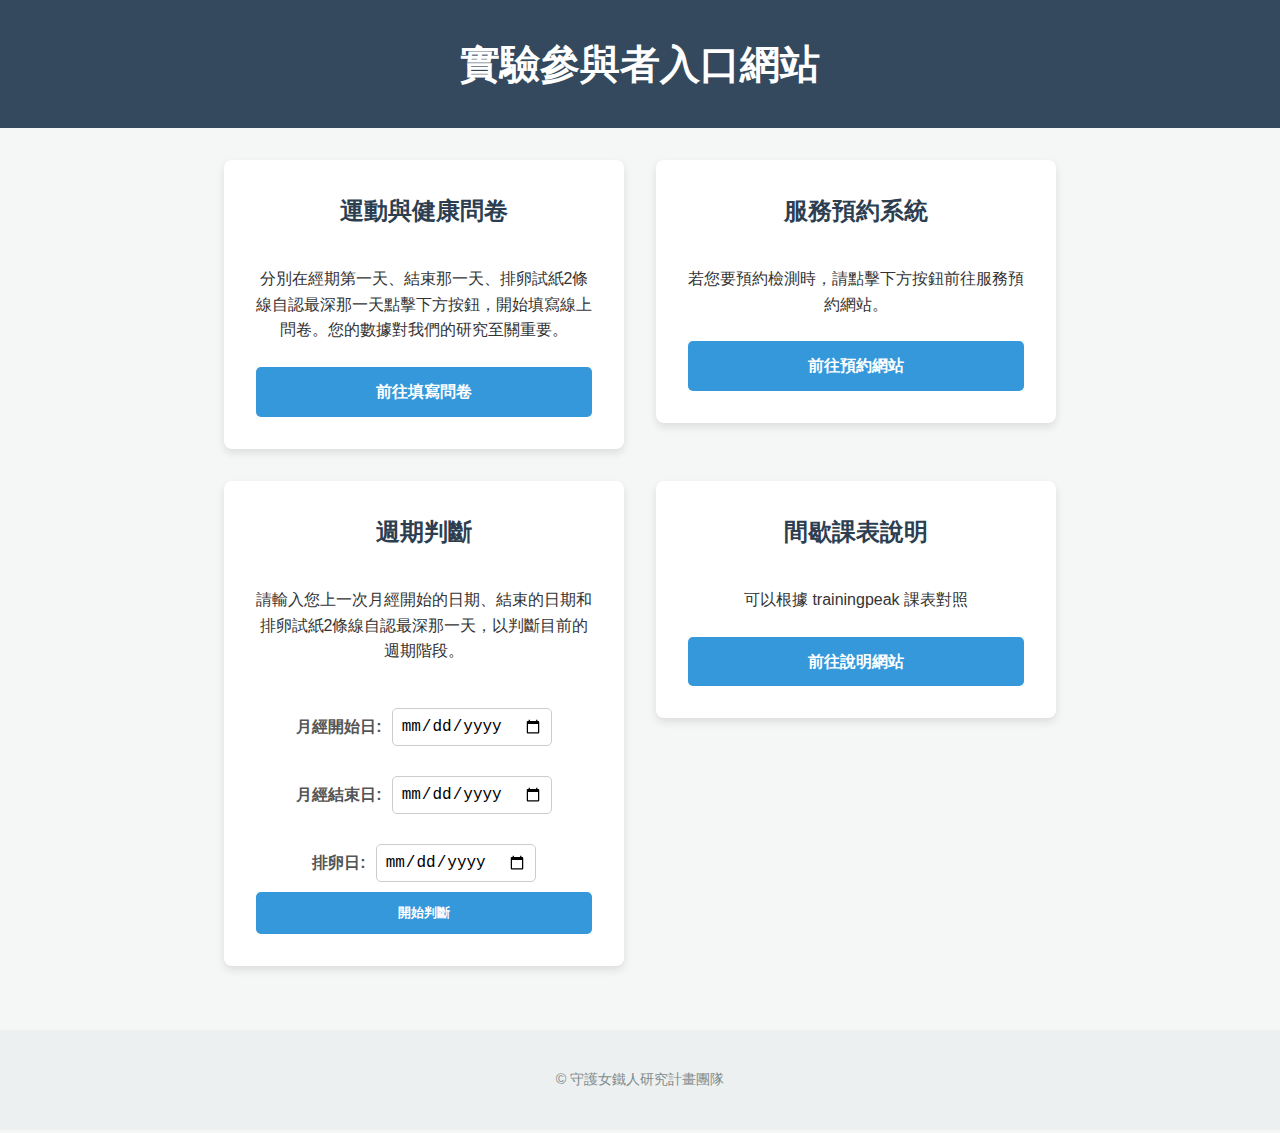
<file: index.html>
<!DOCTYPE html>
<html lang="zh-Hant">
<head>
    <meta charset="UTF-8">
    <meta name="viewport" content="width=device-width, initial-scale=1.0">
    <title>實驗參與者入口網站</title>
    <link rel="stylesheet" href="style.css">
</head>
<body>
    <header>
        <h1> 實驗參與者入口網站 </h1>
    </header>

    <main class="container">
        <div class="card">
            <h2> 運動與健康問卷 </h2>
            <p> 分別在經期第一天、結束那一天、排卵試紙2條線自認最深那一天點擊下方按鈕，開始填寫線上問卷。您的數據對我們的研究至關重要。</p>
            <a href="https://forms.gle/YSvipQTftXDNDZb36" class="button" target="_blank" rel="noopener noreferrer"> 前往填寫問卷 </a>
        </div>

        <div class="card">
            <h2> 服務預約系統 </h2>
            <p> 若您要預約檢測時，請點擊下方按鈕前往服務預約網站。</p>
            <a href="https://tw.hotcakeapp.com/g/481XRD" class="button" target="_blank" rel="noopener noreferrer">前往預約網站</a>
        </div>

        <div class="card">
            <h2> 週期判斷 </h2>
            <p> 請輸入您上一次月經開始的日期、結束的日期和排卵試紙2條線自認最深那一天，以判斷目前的週期階段。</p>
            <div class="input-group">
                <label for="startDate">月經開始日:</label>
                <input type="date" id="startDate">
            </div>
            <div class="input-group">
                <label for="endDate">月經結束日:</label>
                <input type="date" id="endDate">
            </div>
            <div class="input-group">
                <label for="ovulationDate">排卵日:</label>
                <input type="date" id="ovulationDate">
            </div>
            <button id="calculateBtn" class="button"> 開始判斷 </button>
            <div id="result" class="result-box"></div>
        </div>

        <div class="card">
            <h2> 間歇課表說明 </h2>
            <p> 可以根據 trainingpeak 課表對照 </p>
            <a href="interval.html" class="button"> 前往說明網站 </a>
        </div>
    </main>

    <footer>
        <p>&copy; 守護女鐵人研究計畫團隊 </p>
    </footer>
</body>
    <script>
        document.getElementById('calculateBtn').addEventListener('click', function() {
            const startDateInput = document.getElementById('startDate').value;
            const endDateInput = document.getElementById('endDate').value;
            const ovulationDateInput = document.getElementById('ovulationDate').value;
            const resultDiv = document.getElementById('result');
            
            resultDiv.style.display = 'flex';
            resultDiv.style.backgroundColor = '';
            resultDiv.style.color = '';

            if (!startDateInput) {
                resultDiv.textContent = '請至少填寫月經開始日。';
                resultDiv.style.backgroundColor = '#fce4ec';
                resultDiv.style.color = '#c2185b';
                return;
            }
            
            const oneDay = 1000 * 60 * 60 * 24;

            // 確保所有日期都設定在當天午夜，以避免時間差導致的錯誤
            const startDate = new Date(startDateInput);
            startDate.setHours(0, 0, 0, 0);

            let endDate = null;
            if (endDateInput) {
                endDate = new Date(endDateInput);
                endDate.setHours(0, 0, 0, 0);
            }

            let ovulationDate = null;
            let isEstimated = false;

            if (ovulationDateInput) {
                ovulationDate = new Date(ovulationDateInput);
                ovulationDate.setHours(0, 0, 0, 0);

                // 修正：檢查排卵日是否在月經期間內或之前
                if (ovulationDate.getTime() < startDate.getTime() || (endDate && ovulationDate.getTime() <= endDate.getTime())) {
                    resultDiv.textContent = '排卵日不能早於月經開始日或在經期內，請確認您的輸入。';
                    resultDiv.style.backgroundColor = '#fce4ec';
                    resultDiv.style.color = '#c2185b';
                    return;
                }
            } else {
                // 如果沒有輸入排卵日，則估算為經期開始後第14天
                ovulationDate = new Date(startDate);
                ovulationDate.setDate(startDate.getDate() + 14);
                isEstimated = true;
            }

            const today = new Date();
            today.setHours(0, 0, 0, 0);
            
            const diffInDays = Math.floor((today - startDate) / oneDay);

            let period = '';
            let periodColor = '';
            let isCurrentDay = false;

            // 根據日期比較，確保判斷順序正確且邏輯嚴謹
            if (today.getTime() === ovulationDate.getTime()) {
                period = '排卵日';
                periodColor = 'ovulation';
                isCurrentDay = true;
            } else if (endDate && today.getTime() <= endDate.getTime()) {
                period = '經期';
                periodColor = 'menstrual';
            } else if (today.getTime() > endDate.getTime() && today.getTime() < ovulationDate.getTime()) {
                period = '濾泡期';
                periodColor = 'follicular';
            } else if (today.getTime() > ovulationDate.getTime()) {
                period = '黃體期';
                periodColor = 'luteal';
            } else {
                resultDiv.textContent = '請確認您輸入的日期。';
                resultDiv.style.backgroundColor = '#fce4ec';
                resultDiv.style.color = '#c2185b';
                return;
            }
            
            let resultText = '目前處於: ' + period;
            
            // 只有在非當天的狀況下，才顯示天數
            if (!isCurrentDay) {
                resultText += ' (第 ' + (diffInDays + 1) + ' 天)';
            }
            
            if (isEstimated) {
                resultText += ' (排卵日為預估)';
            }
            
            resultDiv.textContent = resultText;
            
            // 根據週期階段設定顏色
            switch(periodColor) {
                case 'menstrual':
                    resultDiv.style.backgroundColor = '#fff3cd';
                    resultDiv.style.color = '#664d03';
                    break;
                case 'follicular':
                    resultDiv.style.backgroundColor = '#d1e7dd';
                    resultDiv.style.color = '#0f5132';
                    break;
                case 'ovulation':
                    resultDiv.style.backgroundColor = '#cfe2ff';
                    resultDiv.style.color = '#0a58ca';
                    break;
                case 'luteal':
                    resultDiv.style.backgroundColor = '#f8d7da';
                    resultDiv.style.color = '#721c24';
                    break;
            }
            
        });


    </script>
</html>
</file>
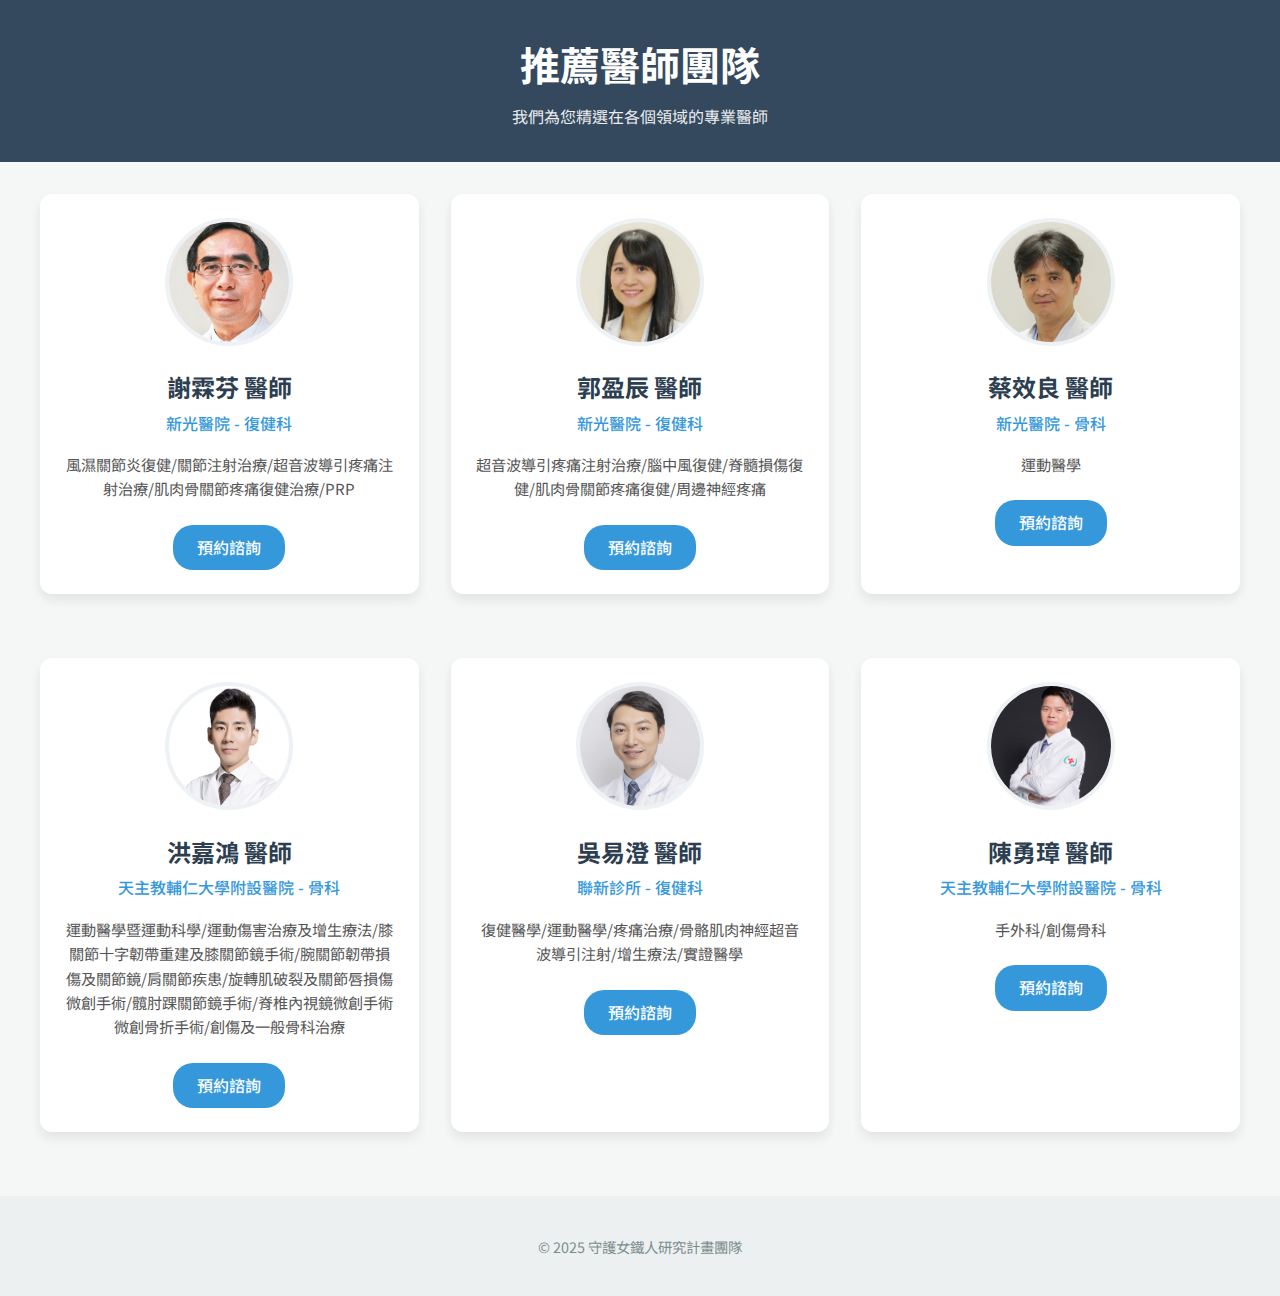
<file: doctor.html>
<!DOCTYPE html>
<html lang="zh-Hant">
<head>
    <meta charset="UTF-8">
    <meta name="viewport" content="width=device-width, initial-scale=1.0">
    <title>推薦醫師團隊</title>
    <link rel="stylesheet" href="doctors.css">
    <link rel="preconnect" href="https://fonts.googleapis.com">
    <link rel="preconnect" href="https://fonts.gstatic.com" crossorigin>
    <link href="https://fonts.googleapis.com/css2?family=Noto+Sans+TC:wght@400;500;700&display=swap" rel="stylesheet">
</head>
<body>

    <header>
        <h1>推薦醫師團隊</h1>
        <p>我們為您精選在各個領域的專業醫師</p>
    </header>

    <main class="doctor-container">

        <div class="doctor-card">
            <img src="doctors/p1.jpg" alt="謝霖芬 醫師" class="doctor-photo">
            <h3 class="doctor-name">謝霖芬 醫師</h3>
            <p class="doctor-specialty">新光醫院 - 復健科</p>
            <p class="doctor-bio">風濕關節炎復健/關節注射治療/超音波導引疼痛注射治療/肌肉骨關節疼痛復健治療/PRP</p>
            <a href="https://www.skh.org.tw/skh_regis/#/register/step/ND0029/M001026" class="doctor-link-button">預約諮詢</a>
        </div>

        <div class="doctor-card">
            <img src="doctors/p2.jpg" alt="郭盈辰 醫師" class="doctor-photo">
            <h3 class="doctor-name">郭盈辰 醫師</h3>
            <p class="doctor-specialty">新光醫院 - 復健科</p>
            <p class="doctor-bio">超音波導引疼痛注射治療/腦中風復健/脊髓損傷復健/肌肉骨關節疼痛復健/周邊神經疼痛</p>
            <a href="https://www.skh.org.tw/skh_regis/#/register/step/ND0029/M011226" class="doctor-link-button">預約諮詢</a>
        </div>

        <div class="doctor-card">
            <img src="doctors/p3.png" alt="蔡效良 醫師" class="doctor-photo">
            <h3 class="doctor-name">蔡效良 醫師</h3>
            <p class="doctor-specialty">新光醫院 - 骨科</p>
            <p class="doctor-bio">運動醫學</p>
            <a href="https://www.skh.org.tw/skh_regis/#/register/step/ND0026/M000676" class="doctor-link-button">預約諮詢</a>
        </div>

        <div class="doctor-card">
            <img src="doctors/p4.png" alt="洪嘉鴻 醫師" class="doctor-photo">
            <h3 class="doctor-name">洪嘉鴻 醫師</h3>
            <p class="doctor-specialty">天主教輔仁大學附設醫院 - 骨科</p>
            <p class="doctor-bio">運動醫學暨運動科學/運動傷害治療及增生療法/膝關節十字韌帶重建及膝關節鏡手術/腕關節韌帶損傷及關節鏡/肩關節疾患/旋轉肌破裂及關節唇損傷微創手術/髖肘踝關節鏡手術/脊椎內視鏡微創手術微創骨折手術/創傷及一般骨科治療</p>
            <a href="https://www.hospital.fju.edu.tw/DoctorCond?STAMPID=00424" class="doctor-link-button">預約諮詢</a>
        </div>

        <div class="doctor-card">
            <img src="doctors/p5.jpg" alt="吳易澄 醫師" class="doctor-photo">
            <h3 class="doctor-name">吳易澄 醫師</h3>
            <p class="doctor-specialty">聯新診所 - 復健科</p>
            <p class="doctor-bio">復健醫學/運動醫學/疼痛治療/骨骼肌肉神經超音波導引注射/增生療法/實證醫學</p>
            <a href="https://netreg.realsun.com.tw/web/350102F693" class="doctor-link-button">預約諮詢</a>
        </div>

        <div class="doctor-card">
            <img src="doctors/p6.jpg" alt="陳勇璋 醫師" class="doctor-photo">
            <h3 class="doctor-name">陳勇璋 醫師</h3>
            <p class="doctor-specialty">天主教輔仁大學附設醫院 - 骨科</p>
            <p class="doctor-bio">手外科/創傷骨科</p>
            <a href="https://www.hospital.fju.edu.tw/DoctorCond?SelectID=ORTH&STAMPID=01715" class="doctor-link-button">預約諮詢</a>
        </div>
        </main>

    <footer>
        <p>&copy; 2025 守護女鐵人研究計畫團隊</p>
    </footer>

</body>
</html>
</file>
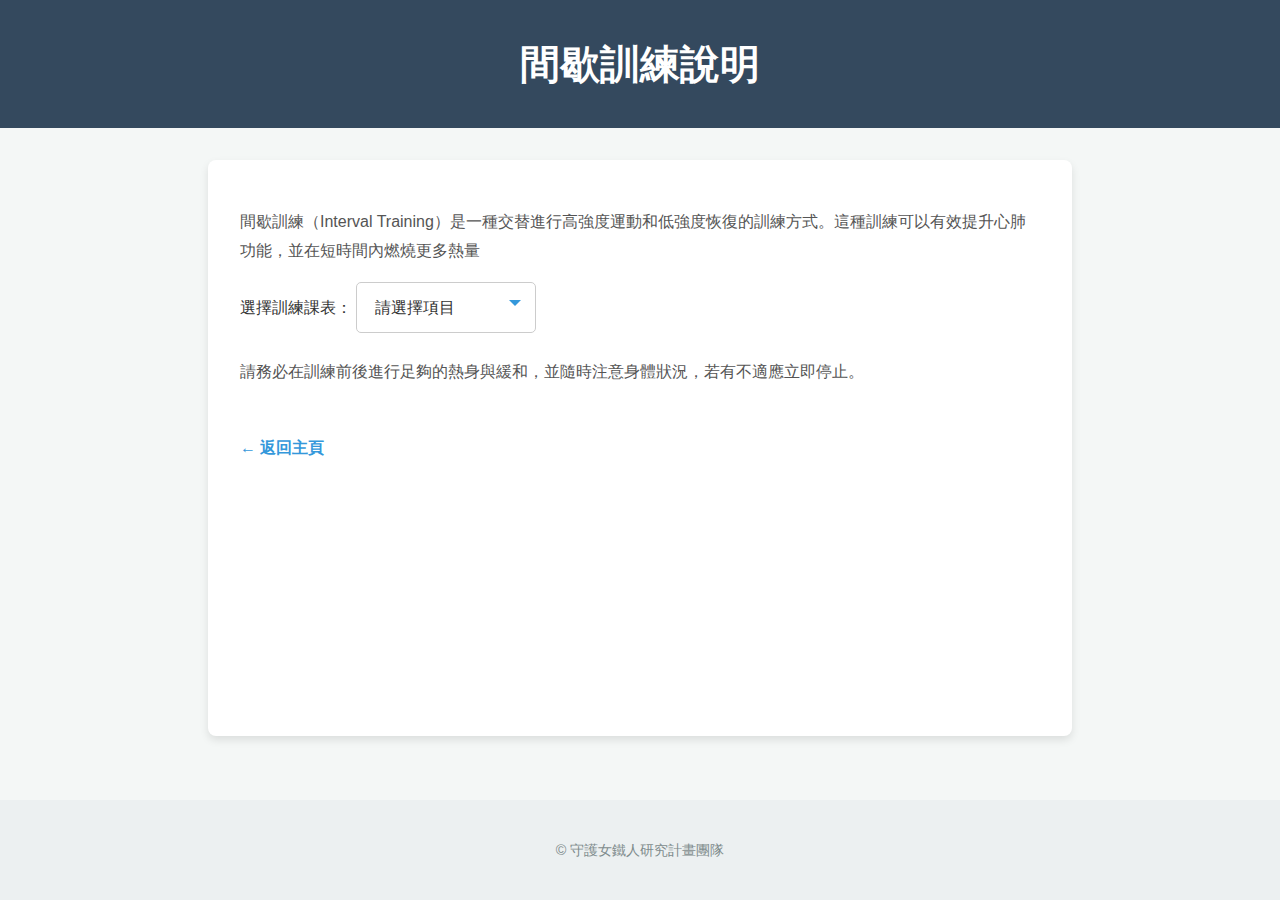
<file: interval.html>
<!DOCTYPE html>
<html lang="zh-Hant">
<head>
    <meta charset="UTF-8">
    <meta name="viewport" content="width=device-width, initial-scale=1.0">
    <title>間歇訓練說明</title>
    <link rel="stylesheet" href="style.css">
    <style>
        .content-section {
            padding: 2rem;
            max-width: 800px;
            margin: 2rem auto;
            background: #ffffff;
            border-radius: 8px;
            box-shadow: 0 4px 8px rgba(0, 0, 0, 0.1);
        }

        .content-section h1 {
            text-align: center;
            color: #2c3e50;
            margin-bottom: 1rem;
        }
        
        .content-section p {
            line-height: 1.8;
            color: #555;
        }

        .content-section ul {
            list-style-type: none;
            padding: 0;
        }

        .content-section ul li {
            background-color: #f8f9fa;
            border-left: 4px solid #3498db;
            padding: 1rem;
            margin-bottom: 1rem;
            border-radius: 4px;
        }
        
        .back-link {
            display: inline-block;
            margin-top: 2rem;
            color: #3498db;
            text-decoration: none;
            font-weight: bold;
        }
        
        .back-link:hover {
            text-decoration: underline;
        }
    </style>
</head>
<body>
    <header>
        <h1> 間歇訓練說明 </h1>
    </header>

    <main class="content-section">
      <p>間歇訓練（Interval Training）是一種交替進行高強度運動和低強度恢復的訓練方式。這種訓練可以有效提升心肺功能，並在短時間內燃燒更多熱量</p>
    
      <div class="custom-select-container">
          <label for="workout-select">選擇訓練課表：</label>
          <div class="custom-select">
              <div class="select-selected">請選擇項目</div>
              <div class="select-items select-hide">
                  <div data-value="run">跑步間歇</div>
                  <div data-value="swim">游泳間歇</div>
                  <div data-value="cycle">騎車間歇</div>
              </div>
          </div>
      </div>

      <div id="run-workout" class="workout-details" style="display: none;">
          <h4>@ I pace ≈ 是你 5 公里比賽的速度，或約 VO₂max 配速</h4>
          <h4>@ M pace ≈ 你馬拉松比賽能維持的平均配速，通常是最大心率的 75–84% 左右</h4>
        <h4 class="collapsible-header"> M pace 1 km x n </h4>
        <div class="collapsible-content">
            <div class="workout-group">
                <h5>熱身:</h5>
                <ul>
                    <li> 慢跑10分鐘 </li>
                    <li> 100m x 4 @28s 間休1min </li>
                </ul>
            </div>
            <div class="workout-group">
                <h5>主課表:</h5>
                <ul>
                    <li> 1km @M pace、間休1min </li>
                    <li> 以上重複 n 趟 </li>
                </ul>
            </div>
            <div class="workout-group">
                <h5>緩和:</h5>
                <ul>
                    <li> 慢跑5分鐘 </li>
                </ul>
            </div>
        </div>

        <h4 class="collapsible-header"> M pace 2 km x n </h4>
        <div class="collapsible-content">
            <div class="workout-group">
                <h5>熱身:</h5>
                <ul>
                    <li> 慢跑10分鐘 </li>
                    <li> 100m x 4 @28s 間休1min </li>
                </ul>
            </div>
            <div class="workout-group">
                <h5>主課表:</h5>
                <ul>
                    <li> 2km @M pace、間休2min </li>
                    <li> 以上重複 n 趟 </li>
                </ul>
            </div>
            <div class="workout-group">
                <h5>緩和:</h5>
                <ul>
                    <li> 慢跑5分鐘 </li>
                </ul>
            </div>
        </div>

        <h4 class="collapsible-header"> I pace 400m x n r 1.5mins </h4>
        <div class="collapsible-content">
            <div class="workout-group">
                <h5>熱身:</h5>
                <ul>
                    <li> 慢跑10分鐘 </li>
                    <li> 100m x 4 @26s 間休1min </li>
                </ul>
            </div>
            <div class="workout-group">
                <h5>主課表:</h5>
                <ul>
                    <li> 400m x n @I pace </li>
                    <li> 每趟跑完原地休1.5分鐘 </li>
                </ul>
            </div>
            <div class="workout-group">
                <h5>緩和:</h5>
                <ul>
                    <li> 慢跑5分鐘 </li>
                </ul>
            </div>
        </div>
      </div>

      <div id="swim-workout" class="workout-details" style="display: none;">
        <!-- <h3>游泳間歇訓練：</h3> -->

        <h4 class="collapsible-header"> 100m 間歇組合 X n </h4>
        <div class="collapsible-content">
            <div class="workout-group">
                <h5>熱身:</h5>
                <ul>
                    <li>200 輕鬆游</li>
                    <li>50 踢水</li>
                    <li>50 夾浮板划手</li>
                    <li>100 輕鬆游</li>
                </ul>
            </div>
            <div class="workout-group">
                <h5>主課表:</h5>
                <ul>
                    <li>3 x 300m @ T pace +3秒(間休20秒)、注意姿勢穩定</li>
                    <li>休1分鐘</li>
                    <li>以上重複 n 趟</li>
                </ul>
            </div>
            <div class="workout-group">
                <h5>緩和:</h5>
                <ul>
                    <li>200m不限泳姿輕鬆游</li>
                </ul>
            </div>
        </div>

        <h4 class="collapsible-header"> Progression 400m x n </h4>
        <div class="collapsible-content">
            <div class="workout-group">
                <h5>熱身:</h5>
                <ul>
                    <li> 輕鬆游200m </li>
                </ul>
            </div>
            <div class="workout-group">
                <h5>主課表:</h5>
                <ul>
                    <li> n x 400m 間休20秒、速度一開始輕鬆游、一趟比一趟快，最後一趟用9成力 </li>
                    <li> 8 x 25m 用最高划頻、(不用太在乎動作細節)，訓練神經肌肉快速反應能力。每趟間休20秒（或是緩游 25m ）。 </li>
                    <li> 【如果是50m】8 x 50m 前25m用最高划頻、(不用太在乎動作細節)，訓練神經肌肉快速反應能力。後 25m 緩游。 </li>
                </ul>
            </div>
            <div class="workout-group">
                <h5>緩和:</h5>
                <ul>
                    <li>各種泳姿輕鬆游200m</li>
                </ul>
            </div>
        </div>

        <h4 class="collapsible-header"> 300m + 100m x n 間歇組合</h4>
        <div class="collapsible-content">
            <div class="workout-group">
                <h5>熱身:</h5>
                <ul>
                    <li> 100 輕鬆游 </li>
                    <li> 50 x 2 踢水 </li>
                    <li> 50 x 2 夾浮板划手 </li>
                    <li> 100 輕鬆游 </li>
                </ul>
            </div>
            <div class="workout-group">
                <h5>主課表:</h5>
                <ul>
                    <li> 3 x 300m @ T pace +3秒(間休20秒)、注意姿勢穩定 </li>
                    <li> 休1分鐘 </li>
                    <li> n x 100m @ T pace (間休15秒) </li>
                    <li> 休1分鐘 </li>
                </ul>
            </div>
            <div class="workout-group">
                <h5>緩和:</h5>
                <ul>
                    <li> 200m不限泳姿輕鬆游 </li>
                </ul>
            </div>
        </div>

        <h4 class="collapsible-header"> B1 ME+AE </h4>
        <div class="collapsible-content">
            <div class="workout-group">
                <h5>熱身:</h5>
                <ul>
                    <li> 200m 速度從慢至快 </li>
                </ul>
            </div>
            <div class="workout-group">
                <h5>主課表:</h5>
                <ul>
                    <li> 2 x 400m @T pace + 3秒、間休20秒 </li>
                    <li> 600~1000m 連續游 @T pace + 5秒 </li>
                </ul>
            </div>
            <div class="workout-group">
                <h5>緩和:</h5>
                <ul>
                    <li> 200m 不限泳姿輕鬆游 </li>
                </ul>
            </div>
        </div>
      </div>

      <div id="cycle-workout" class="workout-details" style="display: none;">
        <h4 class="collapsible-header"> Z3 20mins x 3 </h4>
        <div class="collapsible-content">
            <div class="workout-group">
                <h5>熱身:</h5>
                <ul>
                    <li> 緩踩5mins </li>
                    <li> 2 X Muscle tension重踩轉速55-60 rpm, 3mins </li>
                    <li> 緩和踩3mins </li>
                </ul>
            </div>
            <div class="workout-group">
                <h5>主課表:</h5>
                <ul>
                    <li> 3 x 20mins at FTP 80-85%、轉速80-90rpm 每趟中間緩和踩 5 mins</li>
                </ul>
            </div>
        </div>

        <h4 class="collapsible-header"> Z3 + MT3 </h4>
        <div class="collapsible-content">
            <div class="workout-group">
                <h5>熱身:</h5>
                <ul>
                    <li> 輕鬆5分鐘 </li>
                    <li> 110rpm 1min 休息1分鐘重複3趟 </li>
                    <li> 85% FTP@85-90rpm 3mins </li>
                </ul>
            </div>
            <div class="workout-group">
                <h5>主課表:</h5>
                <ul>
                    <li> 80-85% @85-90RPM 4mins </li>
                    <li> 100% MT@55-60RPM 2mins </li>
                    <li> 以上重複 3 趟 </li>
                    <li> 休息4分鐘 </li>
                    <li> 以上重複 3 組 </li>
                </ul>
            </div>
            <div class="workout-group">
                <h5>緩和:</h5>
                <ul>
                    <li> 輕鬆踩5分鐘 </li>
                </ul>
            </div>
        </div>

        <h4 class="collapsible-header"> Z3 30m x 2 </h4>
        <div class="collapsible-content">
            <div class="workout-group">
                <h5>熱身:</h5>
                <ul>
                    <li> 輕鬆5分鐘 </li>
                    <li> 迴轉速110rpm踩1分鐘 x 3趟、每趟中間休1分鐘 </li>
                    <li> 輕鬆踩5分鐘 </li>
                </ul>
            </div>
            <div class="workout-group">
                <h5>主課表:</h5>
                <ul>
                    <li> Zone 3 FTP 75-85% 30分鐘 X 2 @85-90rpm </li>
                    <li> 每趟中間緩和踩6分鐘 </li>
                </ul>
            </div>
            <div class="workout-group">
                <h5>緩和:</h5>
                <ul>
                    <li> 輕鬆踩5分鐘 </li>
                </ul>
            </div>
        </div>

        <h4 class="collapsible-header"> Muscle Tension 5min x 7 </h4>
        <div class="collapsible-content">
            <div class="workout-group">
                <h5>熱身:</h5>
                <ul>
                    <li> 輕鬆5分鐘 </li>
                    <li> 迴轉速110rpm踩1分鐘 x 3趟、每趟中間休1分鐘 </li>
                    <li> 輕鬆踩5分鐘 </li>
                </ul>
            </div>
            <div class="workout-group">
                <h5>主課表:</h5>
                <ul>
                    <li> FTP 100% 、維持55rpm迴轉速踩5分鐘 </li>
                    <li> 輕鬆踩5分鐘 </li>
                    <li> 以上重複7趟 </li>
                </ul>
            </div>
            <div class="workout-group">
                <h5>緩和:</h5>
                <ul>
                    <li> 輕鬆踩5分鐘 </li>
                </ul>
            </div>
        </div>

        <h4 class="collapsible-header"> Z3 FTP 80% 30m with 30s h/c x 2 every n mins </h4>
        <div class="collapsible-content">
            <div class="workout-group">
                <h5>熱身:</h5>
                <ul>
                    <li> 輕鬆5分鐘 </li>
                    <li> 迴轉速110rpm踩1分鐘 x 3趟、每趟中間休1分鐘 </li>
                    <li> 輕鬆踩5分鐘 </li>
                </ul>
            </div>
            <div class="workout-group">
                <h5>主課表:</h5>
                <ul>
                    <li> Zone 3 FTP 80% 30分鐘 X 2 @85-90rpm，中間每 n 分鐘拉快轉速至100rpm 30秒，每趟中間緩和踩6分鐘 </li>
                </ul>
            </div>
            <div class="workout-group">
                <h5>緩和:</h5>
                <ul>
                    <li> 輕鬆踩5分鐘 </li>
                </ul>
            </div>
        </div>

        <h4 class="collapsible-header"> Z3 + MT3 HL </h4>
        <div class="collapsible-content">
            <div class="workout-group">
                <h5>熱身:</h5>
                <ul>
                    <li> 輕鬆5分鐘 </li>
                    <li> 110rpm 1min 休息1分鐘重複3趟 </li>
                    <li> 85% FTP@85-90rpm 3mins </li>
                </ul>
            </div>
            <div class="workout-group">
                <h5>主課表:</h5>
                <ul>
                    <li> 85-88% @85-90RPM 4mins </li>
                    <li> 100% MT@55-60RPM 3mins </li>
                    <li> 重複 3 趟，休息4分鐘 </li>
                    <li> 重複 3 組 </li>
                </ul>
            </div>
            <div class="workout-group">
                <h5>緩和:</h5>
                <ul>
                    <li> 輕鬆踩5分鐘 </li>
                </ul>
            </div>
        </div>

        <h4 class="collapsible-header">  Z3 + MT3 </h4>
        <div class="collapsible-content">
            <div class="workout-group">
                <h5>熱身:</h5>
                <ul>
                    <li> 輕鬆5分鐘 </li>
                    <li> 110rpm 1min 休息1分鐘重複3趟 </li>
                    <li> 85% FTP@85-90rpm 3mins </li>
                </ul>
            </div>
            <div class="workout-group">
                <h5>主課表:</h5>
                <ul>
                    <li> 85-88% @85-90RPM 4mins </li>
                    <li> 100% MT@55-60RPM 2mins </li>
                    <li> 重複 3 趟，休息4分鐘 </li>
                    <li> 重複 2 組 </li>
                </ul>
            </div>
            <div class="workout-group">
                <h5>緩和:</h5>
                <ul>
                    <li> 輕鬆踩5分鐘 </li>
                </ul>
            </div>
        </div>

        <h4 class="collapsible-header">  SST 88-93% </h4>
        <div class="collapsible-content">
            <div class="workout-group">
                <h5>熱身:</h5>
                <ul>
                    <li> Easy 5 mins </li>
                    <li> 110rpm 1 min、緩和 1 min </li>
                    <li> 110rpm 1 min、緩和 1 min </li>
                    <li> 110rpm 1 mins </li>
                    <li> Easy 4 mins </li>
                </ul>
            </div>
            <div class="workout-group">
                <h5>主課表:</h5>
                <ul>
                    <li> 5 mins at 88% @85-90rpm </li>
                    <li> 4 mins at 90% @85-90rpm </li>
                    <li> 4 mins at 93% @85-90rpm </li>
                    <li> Easy 4 mins </li>
                    <li> Rep 4 times </li>
                </ul>
            </div>
            <div class="workout-group">
                <h5>緩和:</h5>
                <ul>
                    <li> 輕鬆踩5分鐘 </li>
                </ul>
            </div>
        </div>

        <h4 class="collapsible-header">  Muscle Tension 10mins x 4 </h4>
        <div class="collapsible-content">
            <div class="workout-group">
                <h5>熱身:</h5>
                <ul>
                    <li> 輕鬆踩7 mins </li>
                    <li> 抽車@75 rpm、90% FTP 1min </li>
                    <li> Rest 1 min </li>
                    <li> 抽車@75 rpm、90% FTP 1min </li>
                    <li> Rest 2 mins </li>
                </ul>
            </div>
            <div class="workout-group">
                <h5>主課表:</h5>
                <ul>
                    <li> Muscle tension 55 rpm @90% FTP for 10 mins </li>
                    <li> Rest 5 mins </li>
                    <li> Repeat 4 times </li>
                </ul>
            </div>
            <div class="workout-group">
                <h5>緩和:</h5>
                <ul>
                    <li> Easy 10 mins </li>
                </ul>
            </div>
        </div>

        
      </div>


      <p>請務必在訓練前後進行足夠的熱身與緩和，並隨時注意身體狀況，若有不適應立即停止。</p>
      
      <a href="index.html" class="back-link">&larr; 返回主頁</a>
    </main>

    <footer>
      <p>&copy; 守護女鐵人研究計畫團隊 </p>
    </footer>
</body>

<script>
    document.addEventListener('DOMContentLoaded', function() {

        // 新的選單互動腳本
        const customSelect = document.querySelector('.custom-select');
        const selectSelected = customSelect.querySelector('.select-selected');
        const selectItems = customSelect.querySelector('.select-items');
        const workoutDetails = document.querySelectorAll('.workout-details');

        // 點擊選單框，顯示或隱藏選項
        selectSelected.addEventListener('click', function(e) {
            e.stopPropagation();
            closeAllSelect(this);
            selectItems.classList.toggle('select-hide');
            this.classList.toggle('select-arrow-active');
        });

        // 點擊選項，更新顯示並切換課表
        selectItems.querySelectorAll('div').forEach(item => {
            item.addEventListener('click', function() {
                const selectedValue = this.getAttribute('data-value');
                selectSelected.innerHTML = this.innerHTML;
                
                // 隱藏所有課表
                workoutDetails.forEach(detail => {
                    detail.style.display = 'none';
                });
                
                // 顯示選擇的課表
                const selectedWorkout = document.getElementById(selectedValue + '-workout');
                if (selectedWorkout) {
                    selectedWorkout.style.display = 'block';
                }
                
                closeAllSelect(selectSelected);
            });
        });

        function closeAllSelect(elmnt) {
            const selectItems = document.querySelectorAll('.select-items');
            const selectSelected = document.querySelectorAll('.select-selected');
            selectSelected.forEach(selected => {
                if (selected !== elmnt) {
                    selected.classList.remove('select-arrow-active');
                }
            });
            selectItems.forEach(item => {
                item.classList.add('select-hide');
            });
        }
        
        document.addEventListener('click', closeAllSelect);

        const collapsibleHeaders = document.querySelectorAll('.collapsible-header');

        collapsibleHeaders.forEach(header => {
            header.addEventListener('click', function() {
                // 切換下一個兄弟元素的顯示狀態
                const content = this.nextElementSibling;
                if (content.style.display === 'block') {
                    content.style.display = 'none';
                    this.classList.remove('active'); // 移除 active 類別
                } else {
                    content.style.display = 'block';
                    this.classList.add('active');    // 新增 active 類別
                }
            });
        });

        
    });
</script>
</html>
</file>
<file: style.css>
/* General Body Styles */
body {
    font-family: -apple-system, BlinkMacSystemFont, "Segoe UI", Roboto, "Helvetica Neue", Arial, sans-serif;
    line-height: 1.6;
    margin: 0;
    padding: 0;
    background-color: #f4f7f6;
    color: #333;
    display: flex;
    flex-direction: column;
    min-height: 100vh;
}

/* Header and Footer */
header {
    background-color: #34495e;
    color: #ffffff;
    padding: 2rem 1rem;
    text-align: center;
}

header h1 {
    margin: 0;
    font-size: 2.5rem;
}

header p {
    margin-top: 0.5rem;
    font-size: 1.1rem;
    opacity: 0.9;
}

footer {
    text-align: center;
    padding: 1.5rem;
    margin-top: 2rem;
    background-color: #ecf0f1;
    color: #7f8c8d;
    font-size: 0.9rem;
}

main {
    flex-grow: 1;
}

/* Main Container for Cards */
.container {
    display: flex;
    justify-content: center;
    align-items: flex-start;
    flex-wrap: wrap;
    padding: 2rem 1rem;
    gap: 2rem;
    flex-grow: 1; /* 新增這行 */
}

/* Card Styles */
.card {
    background: #ffffff;
    border-radius: 8px;
    box-shadow: 0 4px 8px rgba(0, 0, 0, 0.1);
    padding: 1.5rem 2rem;
    text-align: center;
    width: 320px;
    transition: transform 0.3s ease, box-shadow 0.3s ease;
    display: flex;
    flex-direction: column;
    justify-content: space-between;
}

.card:hover {
    transform: translateY(-5px);
    box-shadow: 0 8px 16px rgba(0, 0, 0, 0.15);
}

.card-large {
    width: 100%;
    max-width: 680px;
}

.card h2 {
    color: #2c3e50;
    margin-top: 0;
}

.card p {
    flex-grow: 1;
    margin-bottom: 1.5rem;
}

/* Button Styles */
.button {
    display: inline-block;
    background-color: #3498db;
    color: #ffffff;
    padding: 12px 24px;
    border-radius: 5px;
    text-decoration: none;
    font-weight: bold;
    transition: background-color 0.3s ease;
    min-width: 140px; 
    border: none;
}

.button:hover {
    background-color: #2980b9;
}

/* Responsive Video Container */
.video-container {
    position: relative;
    padding-bottom: 56.25%; /* 16:9 aspect ratio */
    height: 0;
    overflow: hidden;
    max-width: 100%;
    background: #000;
    border-radius: 5px;
}

.video-container iframe {
    position: absolute;
    top: 0;
    left: 0;
    width: 100%;
    height: 100%;
}

/* Responsive Design */
@media (max-width: 768px) {
    .container {
        flex-direction: column;
        align-items: center;
    }

    .card, .card-large {
        width: 90%;
        max-width: 500px;
    }

    header h1 {
        font-size: 2rem;
    }
}

/* 週期判斷區塊樣式 */
.input-group {
    margin: 20px 0 10px;
    text-align: left;
    display: flex;
    justify-content: center;
    align-items: center;
}

.input-group label {
    font-weight: bold;
    color: #555;
    margin-right: 10px;
}

#startDate, #endDate, #ovulationDate{
    padding: 8px;
    font-size: 1rem;
    border: 1px solid #ccc;
    border-radius: 5px;
    outline: none;
    transition: border-color 0.3s;
}

#startDate:focus, #endDate:focus, #ovulationDate:focus  {
    border-color: #3498db;
    box-shadow: 0 0 5px rgba(52, 152, 219, 0.5);
}

.result-box {
    margin-top: 1.5rem;
    padding: 1rem;
    border-radius: 5px;
    font-weight: bold;
    text-align: center;
    min-height: 50px;
    display: flex;
    align-items: center;
    justify-content: center;
    border: 1px solid transparent;
    transition: background-color 0.3s, color 0.3s;
    display: none;
}


.qr-code-container img {
    max-width: 100%; 
    height: auto;  
    margin-bottom: 1rem;
    display: block; 
    margin-left: auto; 
    margin-right: auto; 
}

.card {
    padding: 2rem; 
    box-sizing: border-box;
    max-width: 400px; 
    width: 100%; 
}

@media (max-width: 768px) {
    .container {
        padding: 1rem; 
        gap: 1rem;
    }
}

.qr-code-container img {
    max-width: 100%;
    height: auto;
    margin-bottom: 1rem;
}

.link-group {
    display: flex;
    justify-content: center;
    align-items: center;
    flex-wrap: wrap;
    gap: 10px;
}

.copy-button {
    background-color: #8b8f92; 
    color: #ffffff; 
    padding: 12px 24px;
    border-radius: 5px;
    text-decoration: none;
    font-weight: bold;
    transition: background-color 0.3s ease;
    cursor: pointer;
    border: none;
    min-width: 140px; 
}

.copy-button:hover {
    background-color: #2980b9; 
}

.copy-button:active {
    transform: translateY(1px);
}


/* Custom Select Menu Styles */
.custom-select-container {
    position: relative;
    margin-bottom: 25px;
}

.custom-select {
    position: relative;
    font-family: inherit;
    width: 180px;
    display: inline-block;
}

.select-selected {
    background-color: #fff;
    padding: 12px 18px;
    border: 1px solid #ccc;
    border-radius: 5px;
    cursor: pointer;
    user-select: none;
    transition: all 0.2s ease-in-out;
}

.select-selected:after {
    position: absolute;
    content: "";
    top: 18px;
    right: 15px;
    width: 0;
    height: 0;
    border: 6px solid transparent;
    border-color: #3498db transparent transparent transparent;
}

.select-selected.select-arrow-active:after {
    border-color: transparent transparent #3498db transparent;
    top: 12px;
}

.select-items {
    position: absolute;
    background-color: #fff;
    top: 100%;
    left: 0;
    right: 0;
    z-index: 99;
    border: 1px solid #ccc;
    border-top: none;
    border-radius: 0 0 5px 5px;
    box-shadow: 0 4px 8px rgba(0,0,0,0.1);
    overflow: hidden;
}

.select-items div {
    color: #333;
    padding: 12px 18px;
    cursor: pointer;
    transition: all 0.2s ease-in-out;
}

.select-items div:hover {
    background-color: #f1f1f1;
}

.select-hide {
    display: none;
}

/* 新的課表分組樣式 */
.workout-group {
    background-color: #fff;
    padding: 15px 20px;
    margin: 10px 0;
    border-radius: 8px;
    box-shadow: 0 2px 4px rgba(0, 0, 0, 0.05);
}

.workout-group h5 {
    color: #34495e;
    margin-top: 0;
    margin-bottom: 10px;
}

.workout-group ul {
    list-style-type: none;
    padding: 0;
    margin: 0;
}

.workout-group ul li {
    font-size: 1rem;
    color: #555;
}

/* 展開/收合功能樣式 */
.collapsible-header {
    cursor: pointer;
    position: relative;
    padding: 15px;
    background-color: #f8f9fa;
    border-radius: 8px;
    margin-bottom: 10px;
}

.collapsible-header::after {
    content: '+';
    font-size: 1.5rem;
    font-weight: bold;
    color: #3498db;
    position: absolute;
    right: 20px;
    top: 50%;
    transform: translateY(-50%);
}

.collapsible-header.active::after {
    content: '-';
}

.collapsible-content {
    display: none;
    padding: 0 15px 15px;
}
</file>
<file: doctors.css>
/* --- 全域與基本樣式 --- */
@import url('https://fonts.googleapis.com/css2?family=Noto+Sans+TC:wght@400;500;700&display=swap');

body {
    font-family: 'Noto Sans TC', sans-serif;
    margin: 0;
    padding: 0;
    background-color: #f4f7f6;
    color: #333;
    line-height: 1.6;
}

/* --- 頁首樣式 --- */
header {
    background-color: #34495e;
    color: #ffffff;
    padding: 2rem 1rem;
    text-align: center;
    margin-bottom: 2rem;
}

header h1 {
    margin: 0;
    font-size: 2.5rem;
}

header p {
    margin: 0.5rem 0 0;
    opacity: 0.9;
}

/* --- 核心瀑布流容器設定 --- */
/* --- 核心網格容器設定 (新版) --- */
.doctor-container {
    display: grid; /* 關鍵：使用 CSS Grid 佈局 */
    justify-content: center;
    
    /* 關鍵：創建響應式欄位。每欄最小 350px，會自動填滿可用空間 */
    grid-template-columns: repeat(auto-fit, minmax(350px, 1fr));
    
    gap: 2rem; /* 設定網格間的間距 (取代 column-gap) */

    padding: 0 2rem;
    max-width: 1200px;
    margin: 0 auto;
}

/* --- 單張醫生卡片樣式 --- */
.doctor-card {
    background: #ffffff;
    border-radius: 12px;
    box-shadow: 0 6px 12px rgba(0, 0, 0, 0.08);
    padding: 1.5rem;
    margin-bottom: 2rem;
    text-align: center;
    
    /* 極度重要：防止卡片在換欄時被切斷 */
    break-inside: avoid;
    
    /* 讓卡片有細緻的過渡效果 */
    transition: transform 0.3s ease, box-shadow 0.3s ease;
}

.doctor-card:hover {
    transform: translateY(-5px);
    box-shadow: 0 10px 20px rgba(0, 0, 0, 0.12);
}

.doctor-photo {
    width: 120px;
    height: 120px;
    border-radius: 50%;
    object-fit: cover;
    margin-bottom: 1rem;
    border: 4px solid #eef2f5;
}

.doctor-name {
    margin: 0 0 0.25rem 0;
    font-size: 1.5rem;
    font-weight: 700;
    color: #2c3e50;
}

.doctor-specialty {
    margin: 0 0 1rem 0;
    font-size: 1rem;
    font-weight: 500;
    color: #3498db;
}

.doctor-bio {
    font-size: 0.95rem;
    color: #555;
    margin-bottom: 1.5rem;
}

.doctor-link-button {
    display: inline-block;
    background-color: #3498db;
    color: #ffffff;
    padding: 10px 24px;
    border: none;
    border-radius: 20px; /* 膠囊形狀按鈕 */
    font-weight: 500;
    text-decoration: none;
    transition: background-color 0.3s ease;
}

.doctor-link-button:hover {
    background-color: #2980b9;
}


/* --- 響應式設計：讓網頁在不同裝置上都好看 --- */

/* 平板：改為兩欄 */
@media (max-width: 1024px) {
    .doctor-container {
        column-count: 2;
    }
}

/* 手機：改為單欄 */
@media (max-width: 768px) {
    .doctor-container {
        column-count: 1;
        padding: 0 1rem;
    }

    header h1 {
        font-size: 2rem;
    }
}

/* --- 頁尾樣式 --- */
footer {
    text-align: center;
    padding: 1.5rem;
    margin-top: 2rem;
    background-color: #ecf0f1;
    color: #7f8c8d;
    font-size: 0.9rem;
}
</file>
